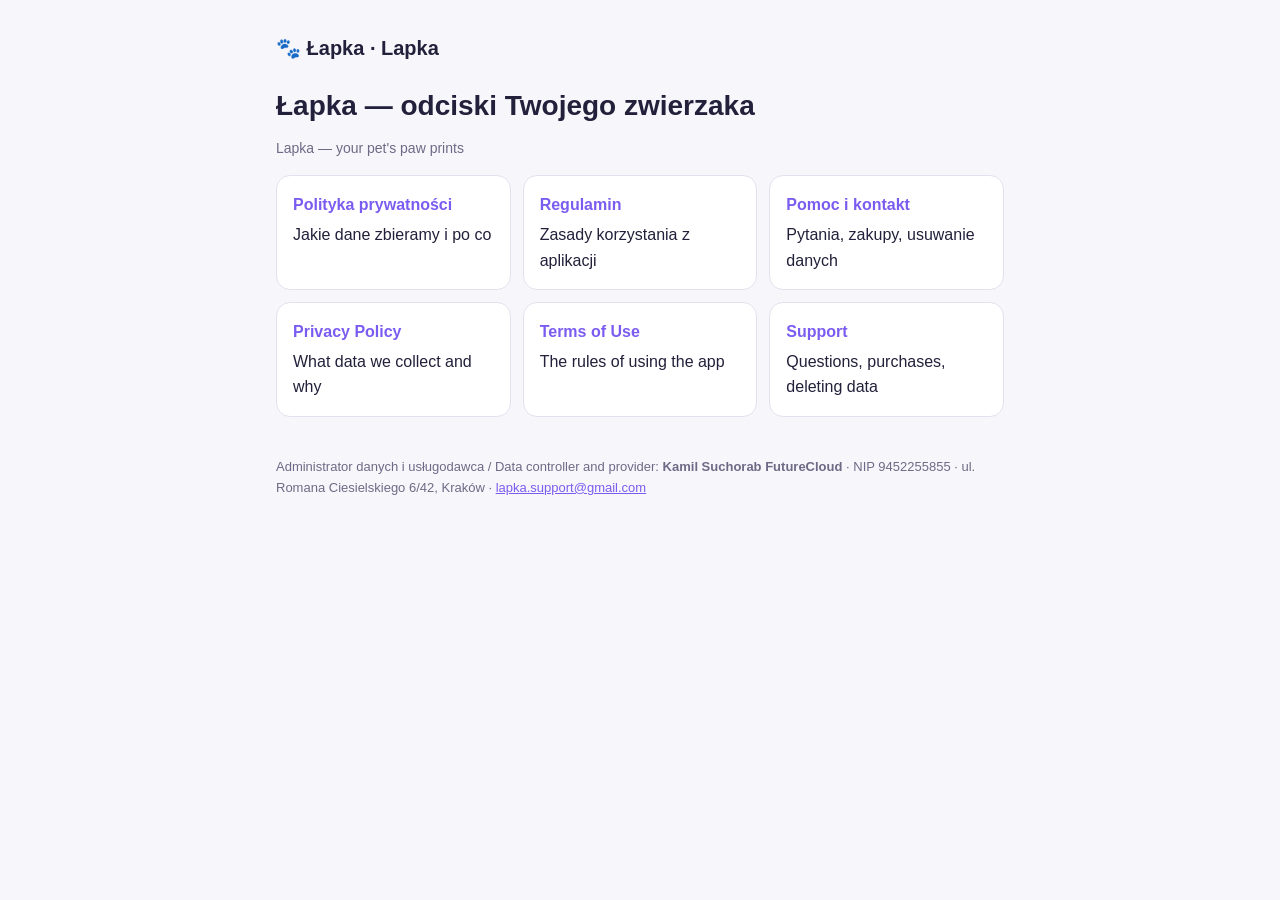
<file: index.html>
<!doctype html>
<html lang="pl">
<head>
  <meta charset="utf-8">
  <meta name="viewport" content="width=device-width, initial-scale=1">
  <title>Łapka · Lapka</title>
  <link rel="stylesheet" href="style.css">
</head>
<body>
<main>
  <header><a class="brand" href="./">🐾 Łapka · Lapka</a></header>
  <h1>Łapka — odciski Twojego zwierzaka</h1>
  <p class="muted">Lapka — your pet's paw prints</p>
  <div class="cards">
    <a href="pl/privacy.html"><strong>Polityka prywatności</strong>Jakie dane zbieramy i po co</a>
    <a href="pl/terms.html"><strong>Regulamin</strong>Zasady korzystania z aplikacji</a>
    <a href="pl/support.html"><strong>Pomoc i kontakt</strong>Pytania, zakupy, usuwanie danych</a>
    <a href="en/privacy.html"><strong>Privacy Policy</strong>What data we collect and why</a>
    <a href="en/terms.html"><strong>Terms of Use</strong>The rules of using the app</a>
    <a href="en/support.html"><strong>Support</strong>Questions, purchases, deleting data</a>
  </div>
  <footer>Administrator danych i usługodawca / Data controller and provider: <strong>Kamil Suchorab FutureCloud</strong> · NIP 9452255855 · ul. Romana Ciesielskiego 6/42, Kraków · <a href="mailto:lapka.support@gmail.com">lapka.support@gmail.com</a></footer>
</main>
</body>
</html>
</file>
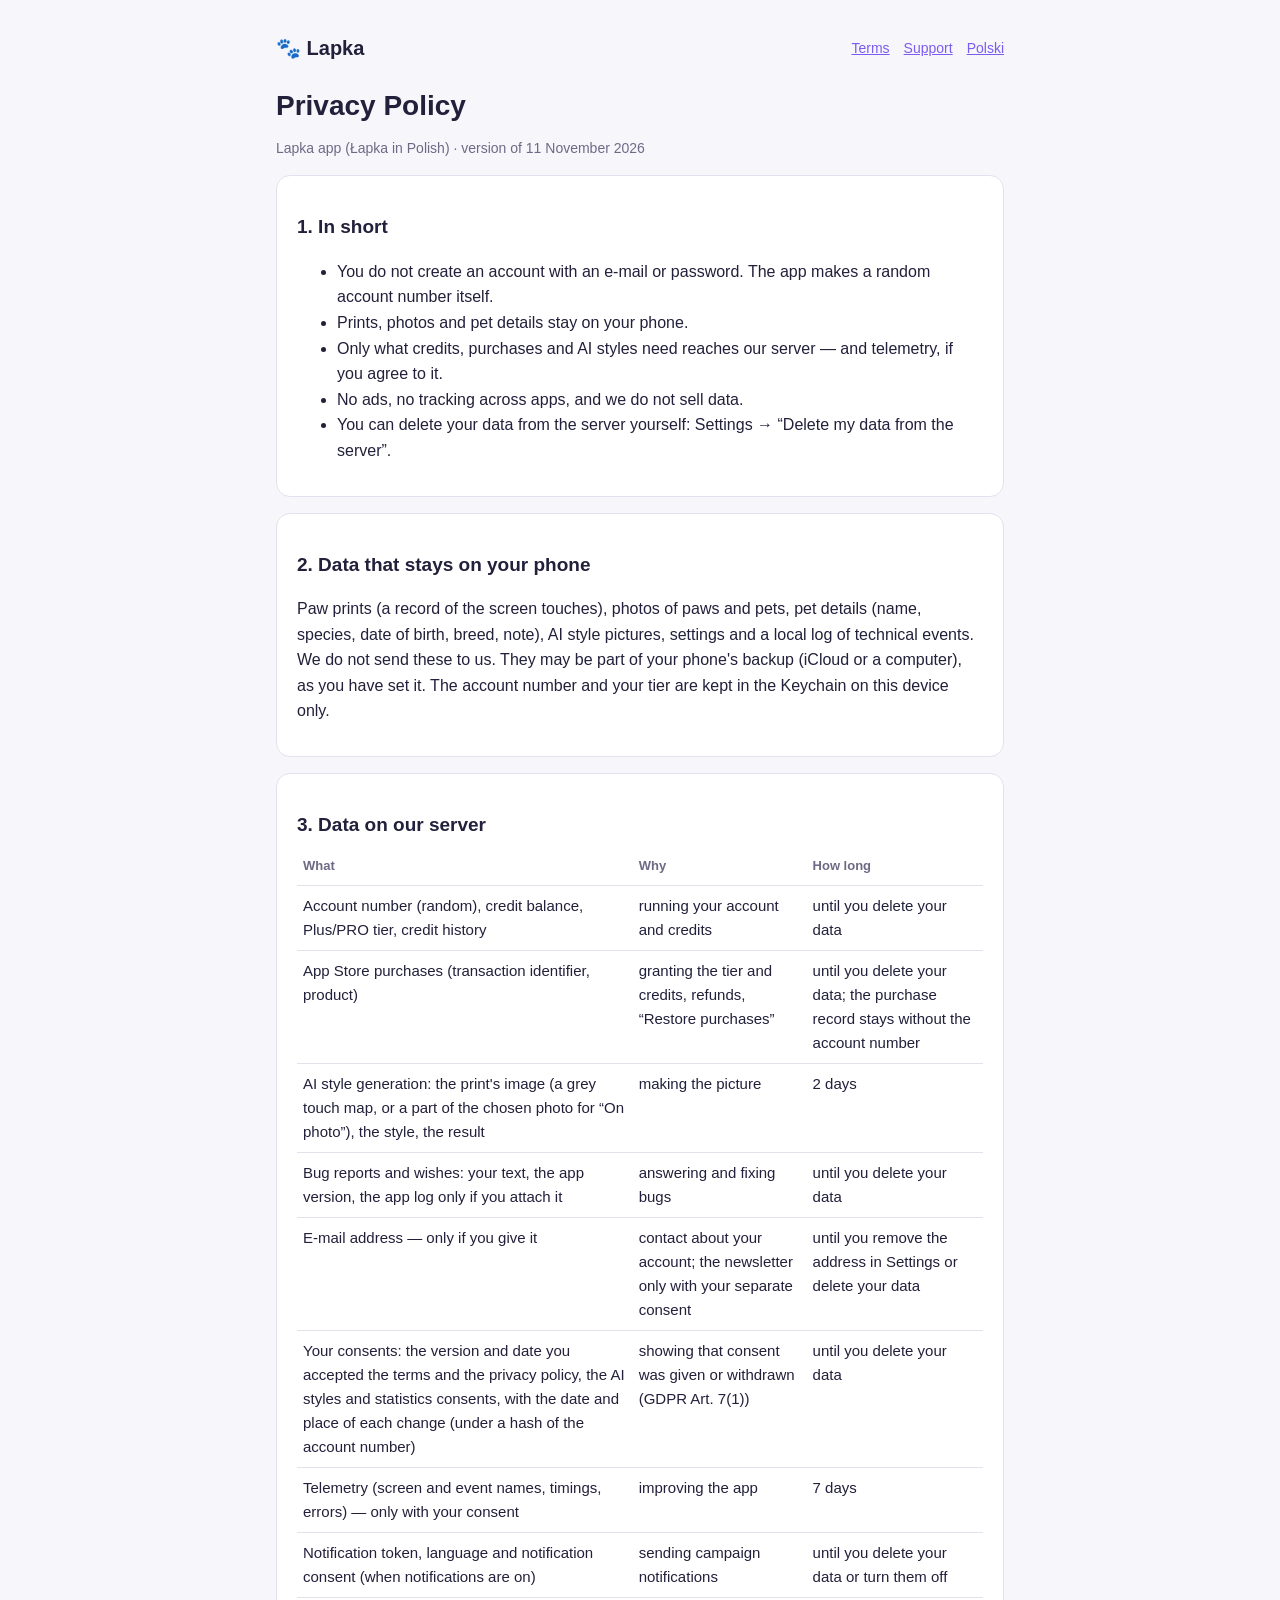
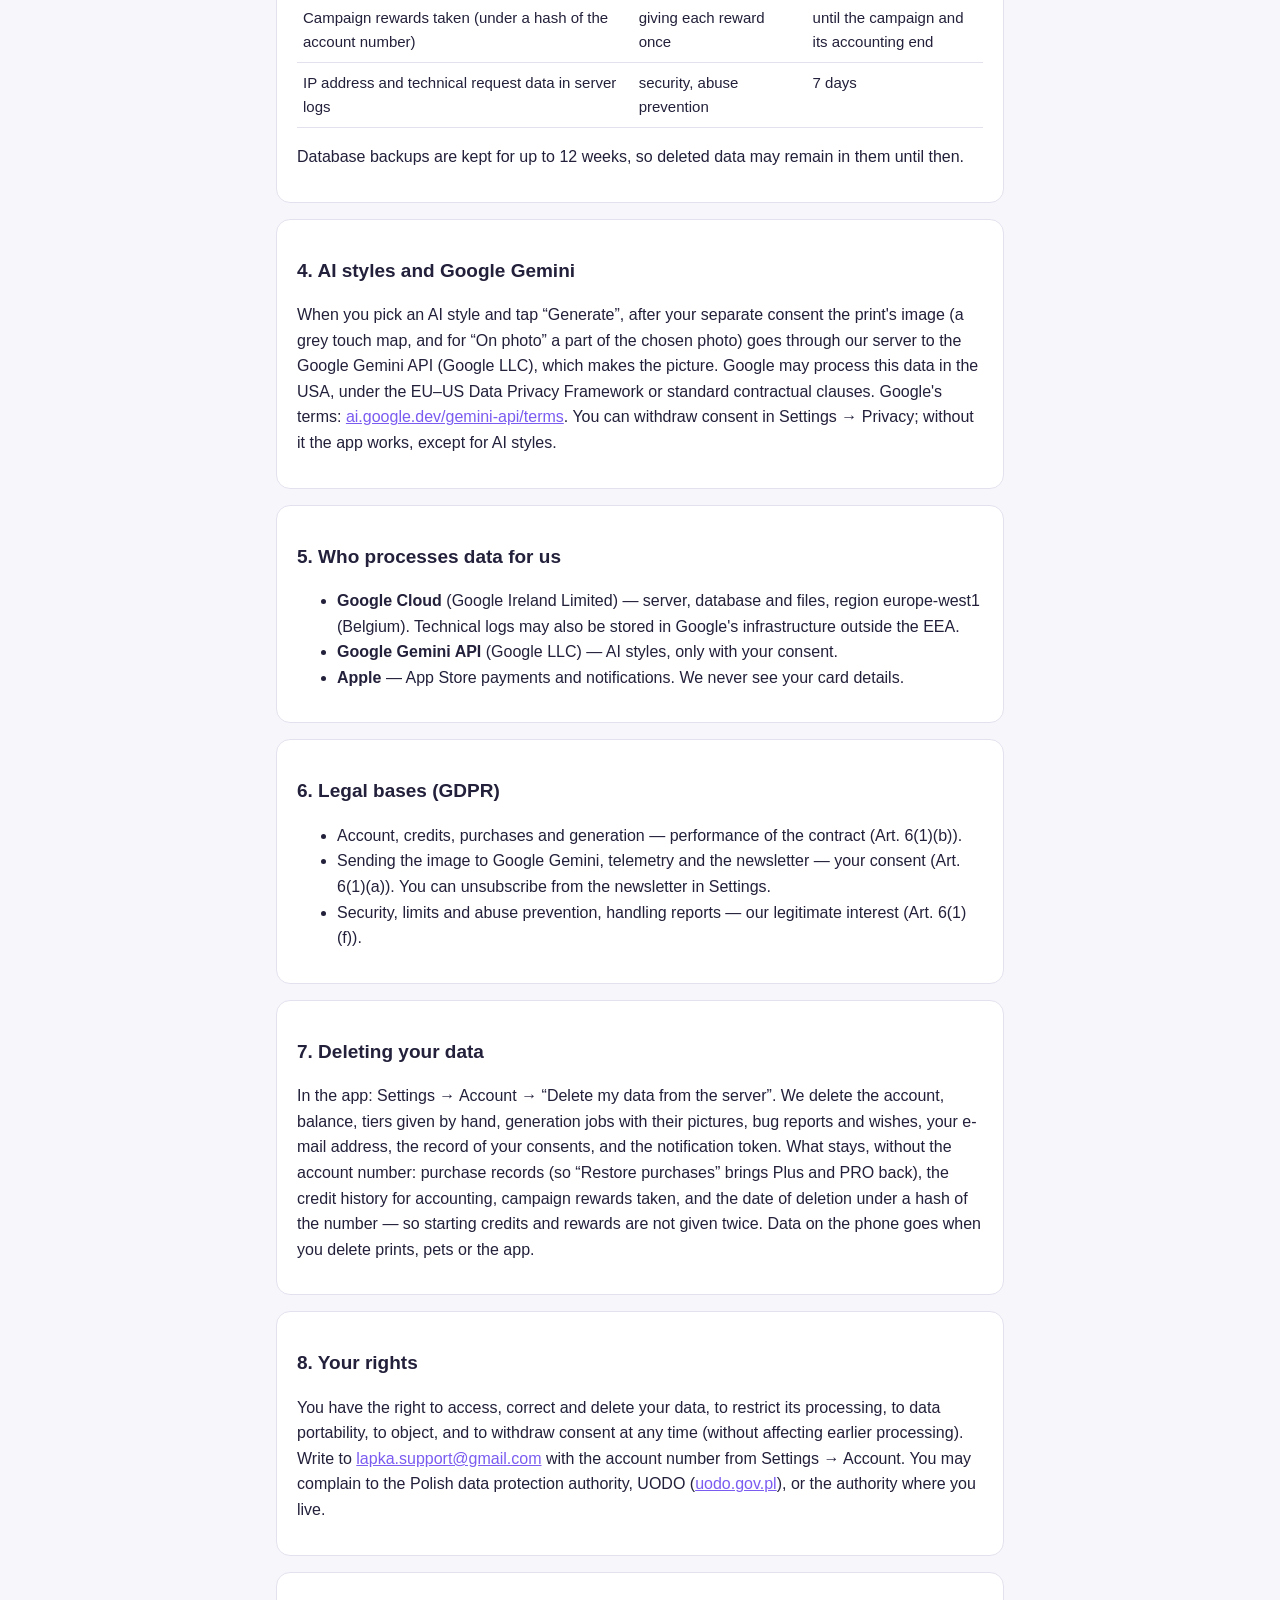
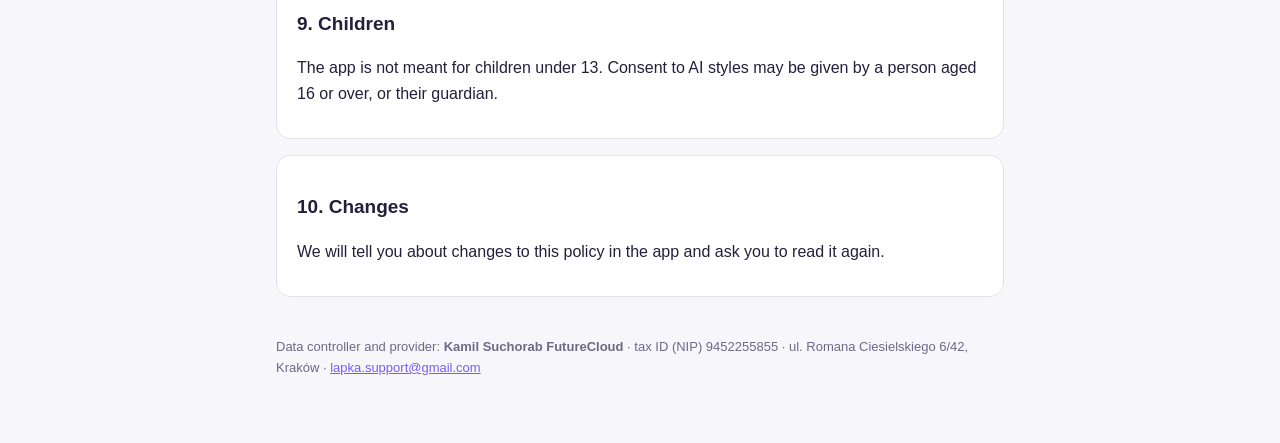
<file: en/privacy.html>
<!doctype html>
<html lang="en">
<head>
  <meta charset="utf-8">
  <meta name="viewport" content="width=device-width, initial-scale=1">
  <title>Privacy Policy · Lapka</title>
  <link rel="stylesheet" href="../style.css">
</head>
<body>
<main>
  <header>
    <a class="brand" href="../">🐾 Lapka</a>
    <nav><a href="terms.html">Terms</a><a href="support.html">Support</a><a href="../pl/privacy.html">Polski</a></nav>
  </header>
  <h1>Privacy Policy</h1>
  <p class="muted">Lapka app (Łapka in Polish) · version of 11 November 2026</p>

  <section>
    <h2>1. In short</h2>
    <ul>
      <li>You do not create an account with an e-mail or password. The app makes a random account number itself.</li>
      <li>Prints, photos and pet details stay on your phone.</li>
      <li>Only what credits, purchases and AI styles need reaches our server — and telemetry, if you agree to it.</li>
      <li>No ads, no tracking across apps, and we do not sell data.</li>
      <li>You can delete your data from the server yourself: Settings → “Delete my data from the server”.</li>
    </ul>
  </section>

  <section>
    <h2>2. Data that stays on your phone</h2>
    <p>Paw prints (a record of the screen touches), photos of paws and pets, pet details (name, species, date of birth, breed, note), AI style pictures, settings and a local log of technical events. We do not send these to us. They may be part of your phone's backup (iCloud or a computer), as you have set it. The account number and your tier are kept in the Keychain on this device only.</p>
  </section>

  <section>
    <h2>3. Data on our server</h2>
    <table>
      <tr><th>What</th><th>Why</th><th>How long</th></tr>
      <tr><td>Account number (random), credit balance, Plus/PRO tier, credit history</td><td>running your account and credits</td><td>until you delete your data</td></tr>
      <tr><td>App Store purchases (transaction identifier, product)</td><td>granting the tier and credits, refunds, “Restore purchases”</td><td>until you delete your data; the purchase record stays without the account number</td></tr>
      <tr><td>AI style generation: the print's image (a grey touch map, or a part of the chosen photo for “On photo”), the style, the result</td><td>making the picture</td><td>2 days</td></tr>
      <tr><td>Bug reports and wishes: your text, the app version, the app log only if you attach it</td><td>answering and fixing bugs</td><td>until you delete your data</td></tr>
      <tr><td>E-mail address — only if you give it</td><td>contact about your account; the newsletter only with your separate consent</td><td>until you remove the address in Settings or delete your data</td></tr>
      <tr><td>Your consents: the version and date you accepted the terms and the privacy policy, the AI styles and statistics consents, with the date and place of each change (under a hash of the account number)</td><td>showing that consent was given or withdrawn (GDPR Art. 7(1))</td><td>until you delete your data</td></tr>
      <tr><td>Telemetry (screen and event names, timings, errors) — only with your consent</td><td>improving the app</td><td>7 days</td></tr>
      <tr><td>Notification token, language and notification consent (when notifications are on)</td><td>sending campaign notifications</td><td>until you delete your data or turn them off</td></tr>
      <tr><td>Campaign rewards taken (under a hash of the account number)</td><td>giving each reward once</td><td>until the campaign and its accounting end</td></tr>
      <tr><td>IP address and technical request data in server logs</td><td>security, abuse prevention</td><td>7 days</td></tr>
    </table>
    <p>Database backups are kept for up to 12 weeks, so deleted data may remain in them until then.</p>
  </section>

  <section>
    <h2>4. AI styles and Google Gemini</h2>
    <p>When you pick an AI style and tap “Generate”, after your separate consent the print's image (a grey touch map, and for “On photo” a part of the chosen photo) goes through our server to the Google Gemini API (Google LLC), which makes the picture. Google may process this data in the USA, under the EU–US Data Privacy Framework or standard contractual clauses. Google's terms: <a href="https://ai.google.dev/gemini-api/terms">ai.google.dev/gemini-api/terms</a>. You can withdraw consent in Settings → Privacy; without it the app works, except for AI styles.</p>
  </section>

  <section>
    <h2>5. Who processes data for us</h2>
    <ul>
      <li><strong>Google Cloud</strong> (Google Ireland Limited) — server, database and files, region europe-west1 (Belgium). Technical logs may also be stored in Google's infrastructure outside the EEA.</li>
      <li><strong>Google Gemini API</strong> (Google LLC) — AI styles, only with your consent.</li>
      <li><strong>Apple</strong> — App Store payments and notifications. We never see your card details.</li>
    </ul>
  </section>

  <section>
    <h2>6. Legal bases (GDPR)</h2>
    <ul>
      <li>Account, credits, purchases and generation — performance of the contract (Art. 6(1)(b)).</li>
      <li>Sending the image to Google Gemini, telemetry and the newsletter — your consent (Art. 6(1)(a)). You can unsubscribe from the newsletter in Settings.</li>
      <li>Security, limits and abuse prevention, handling reports — our legitimate interest (Art. 6(1)(f)).</li>
    </ul>
  </section>

  <section>
    <h2>7. Deleting your data</h2>
    <p>In the app: Settings → Account → “Delete my data from the server”. We delete the account, balance, tiers given by hand, generation jobs with their pictures, bug reports and wishes, your e-mail address, the record of your consents, and the notification token. What stays, without the account number: purchase records (so “Restore purchases” brings Plus and PRO back), the credit history for accounting, campaign rewards taken, and the date of deletion under a hash of the number — so starting credits and rewards are not given twice. Data on the phone goes when you delete prints, pets or the app.</p>
  </section>

  <section>
    <h2>8. Your rights</h2>
    <p>You have the right to access, correct and delete your data, to restrict its processing, to data portability, to object, and to withdraw consent at any time (without affecting earlier processing). Write to <a href="mailto:lapka.support@gmail.com">lapka.support@gmail.com</a> with the account number from Settings → Account. You may complain to the Polish data protection authority, UODO (<a href="https://uodo.gov.pl">uodo.gov.pl</a>), or the authority where you live.</p>
  </section>

  <section>
    <h2>9. Children</h2>
    <p>The app is not meant for children under 13. Consent to AI styles may be given by a person aged 16 or over, or their guardian.</p>
  </section>

  <section>
    <h2>10. Changes</h2>
    <p>We will tell you about changes to this policy in the app and ask you to read it again.</p>
  </section>
  <footer>Data controller and provider: <strong>Kamil Suchorab FutureCloud</strong> · tax ID (NIP) 9452255855 · ul. Romana Ciesielskiego 6/42, Kraków · <a href="mailto:lapka.support@gmail.com">lapka.support@gmail.com</a></footer>
</main>
</body>
</html>
</file>
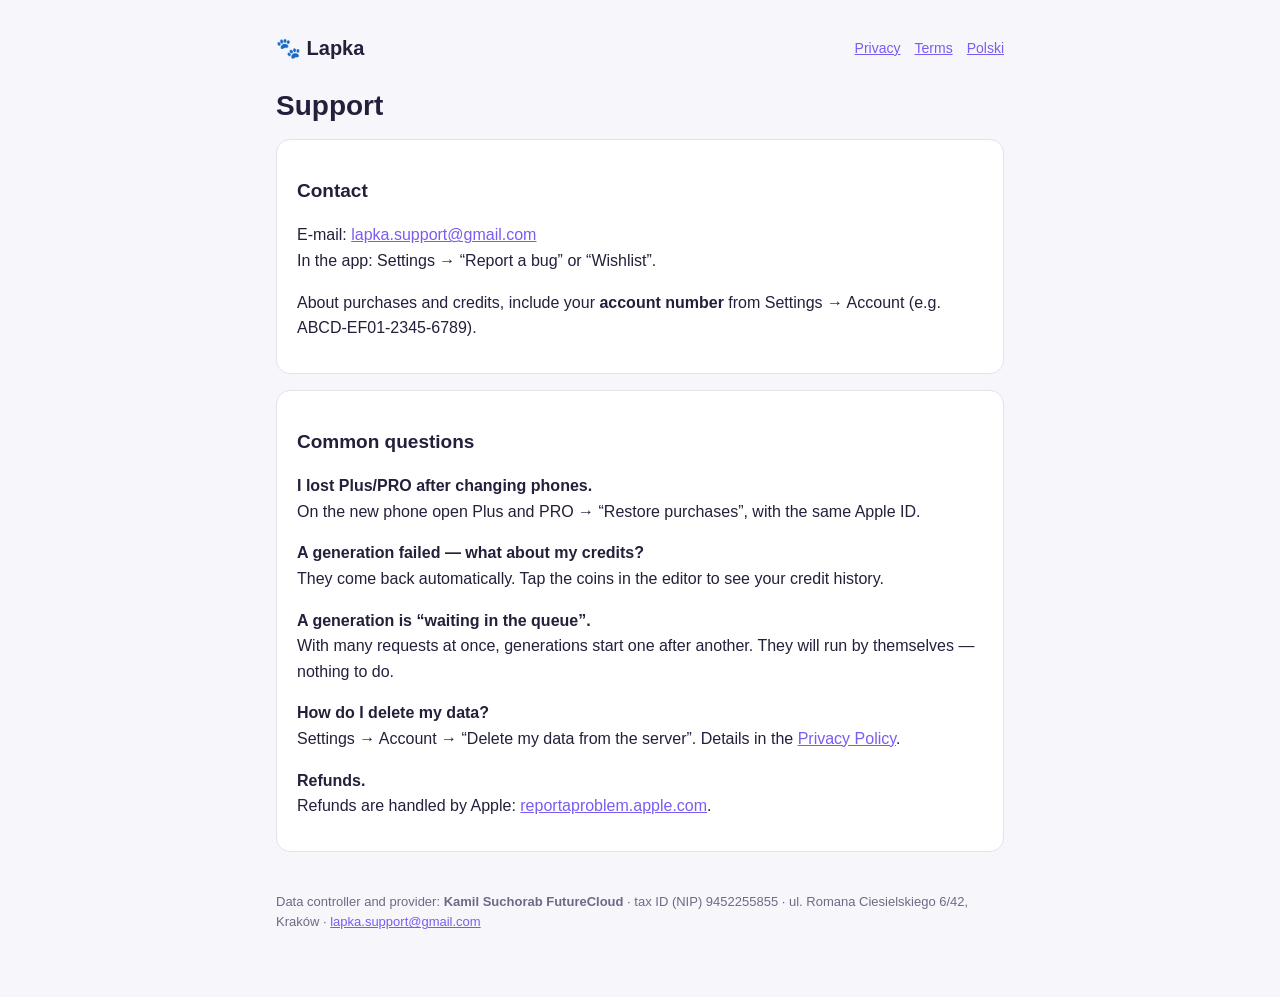
<file: en/support.html>
<!doctype html>
<html lang="en">
<head>
  <meta charset="utf-8">
  <meta name="viewport" content="width=device-width, initial-scale=1">
  <title>Support · Lapka</title>
  <link rel="stylesheet" href="../style.css">
</head>
<body>
<main>
  <header>
    <a class="brand" href="../">🐾 Lapka</a>
    <nav><a href="privacy.html">Privacy</a><a href="terms.html">Terms</a><a href="../pl/support.html">Polski</a></nav>
  </header>
  <h1>Support</h1>

  <section>
    <h2>Contact</h2>
    <p>E-mail: <a href="mailto:lapka.support@gmail.com">lapka.support@gmail.com</a><br>
    In the app: Settings → “Report a bug” or “Wishlist”.</p>
    <p>About purchases and credits, include your <strong>account number</strong> from Settings → Account (e.g. ABCD-EF01-2345-6789).</p>
  </section>

  <section>
    <h2>Common questions</h2>
    <p><strong>I lost Plus/PRO after changing phones.</strong><br>On the new phone open Plus and PRO → “Restore purchases”, with the same Apple ID.</p>
    <p><strong>A generation failed — what about my credits?</strong><br>They come back automatically. Tap the coins in the editor to see your credit history.</p>
    <p><strong>A generation is “waiting in the queue”.</strong><br>With many requests at once, generations start one after another. They will run by themselves — nothing to do.</p>
    <p><strong>How do I delete my data?</strong><br>Settings → Account → “Delete my data from the server”. Details in the <a href="privacy.html">Privacy Policy</a>.</p>
    <p><strong>Refunds.</strong><br>Refunds are handled by Apple: <a href="https://reportaproblem.apple.com">reportaproblem.apple.com</a>.</p>
  </section>
  <footer>Data controller and provider: <strong>Kamil Suchorab FutureCloud</strong> · tax ID (NIP) 9452255855 · ul. Romana Ciesielskiego 6/42, Kraków · <a href="mailto:lapka.support@gmail.com">lapka.support@gmail.com</a></footer>
</main>
</body>
</html>
</file>
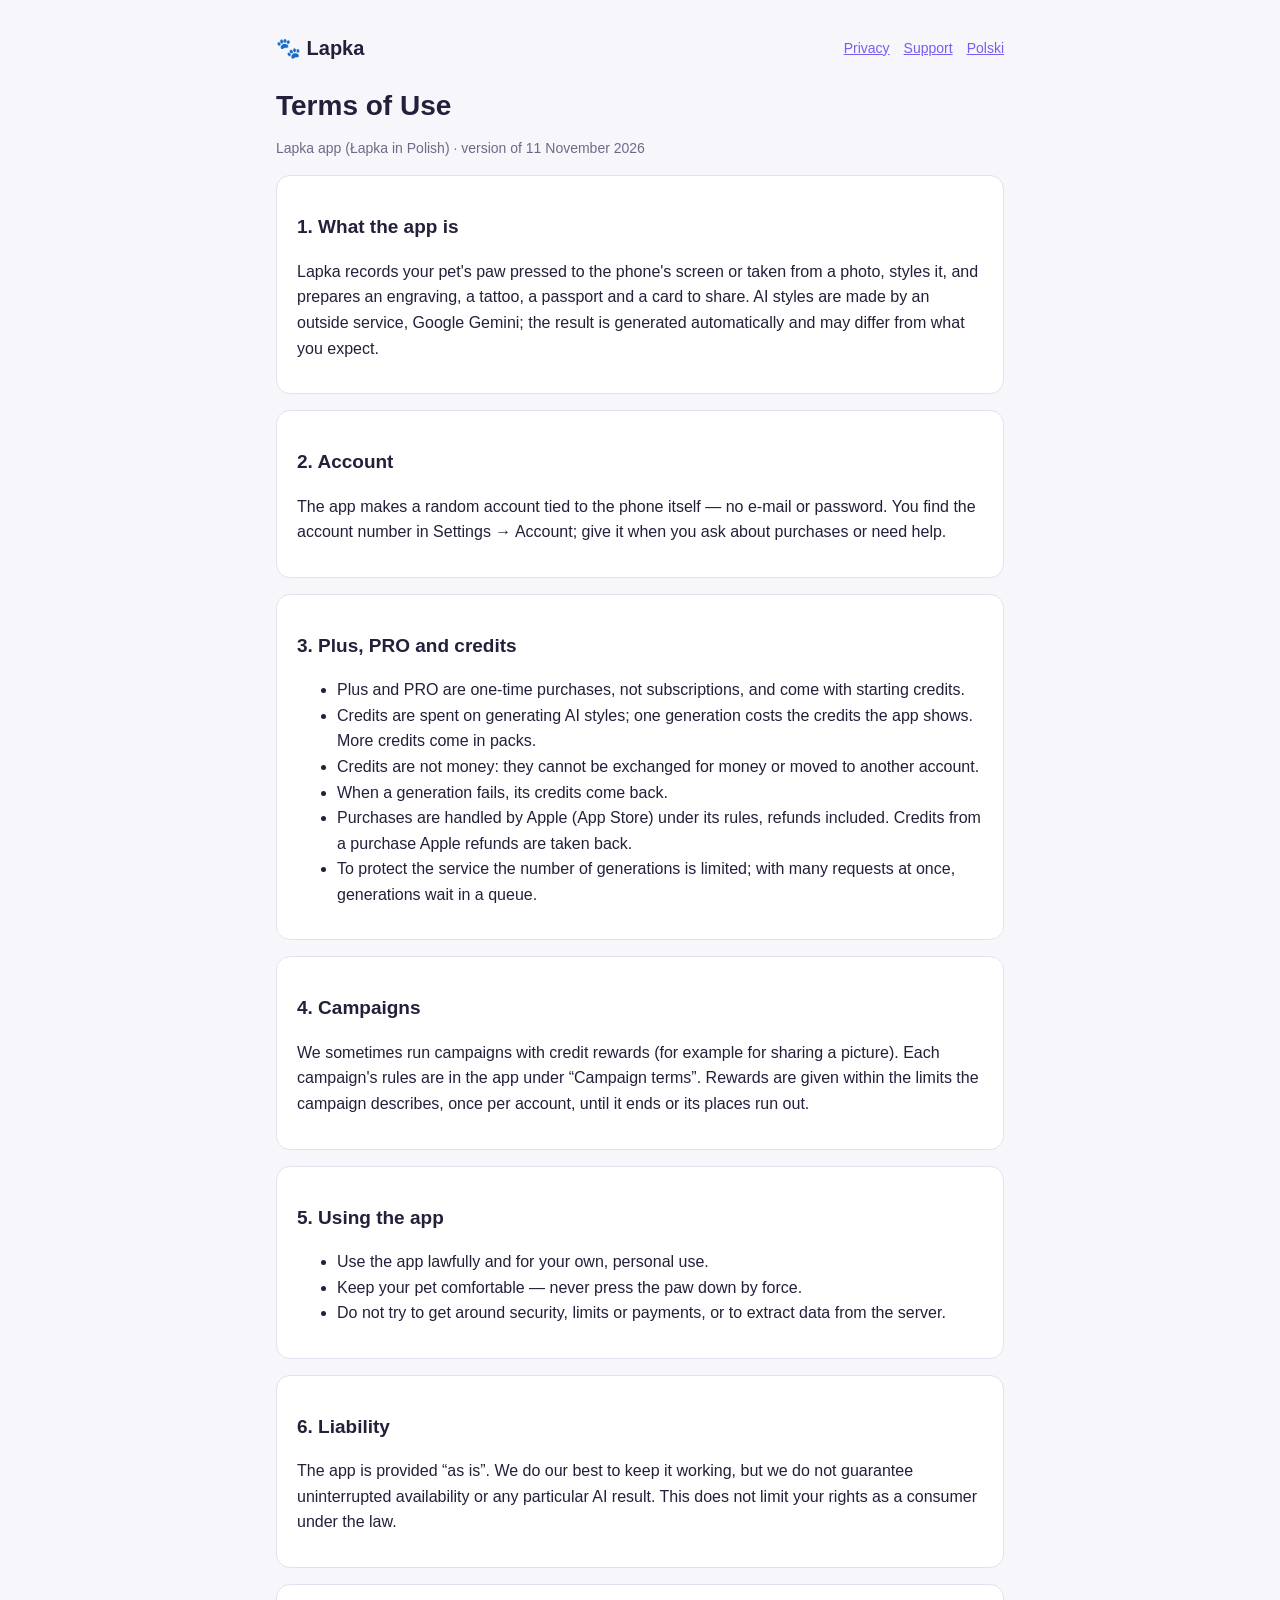
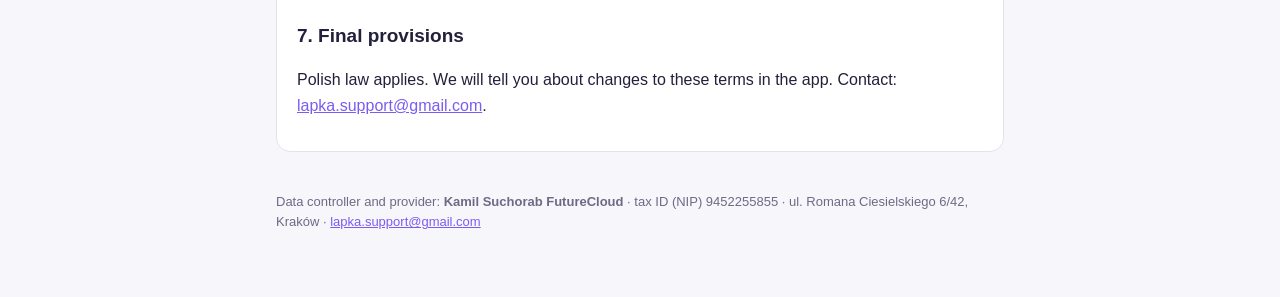
<file: en/terms.html>
<!doctype html>
<html lang="en">
<head>
  <meta charset="utf-8">
  <meta name="viewport" content="width=device-width, initial-scale=1">
  <title>Terms of Use · Lapka</title>
  <link rel="stylesheet" href="../style.css">
</head>
<body>
<main>
  <header>
    <a class="brand" href="../">🐾 Lapka</a>
    <nav><a href="privacy.html">Privacy</a><a href="support.html">Support</a><a href="../pl/terms.html">Polski</a></nav>
  </header>
  <h1>Terms of Use</h1>
  <p class="muted">Lapka app (Łapka in Polish) · version of 11 November 2026</p>

  <section>
    <h2>1. What the app is</h2>
    <p>Lapka records your pet's paw pressed to the phone's screen or taken from a photo, styles it, and prepares an engraving, a tattoo, a passport and a card to share. AI styles are made by an outside service, Google Gemini; the result is generated automatically and may differ from what you expect.</p>
  </section>

  <section>
    <h2>2. Account</h2>
    <p>The app makes a random account tied to the phone itself — no e-mail or password. You find the account number in Settings → Account; give it when you ask about purchases or need help.</p>
  </section>

  <section>
    <h2>3. Plus, PRO and credits</h2>
    <ul>
      <li>Plus and PRO are one-time purchases, not subscriptions, and come with starting credits.</li>
      <li>Credits are spent on generating AI styles; one generation costs the credits the app shows. More credits come in packs.</li>
      <li>Credits are not money: they cannot be exchanged for money or moved to another account.</li>
      <li>When a generation fails, its credits come back.</li>
      <li>Purchases are handled by Apple (App Store) under its rules, refunds included. Credits from a purchase Apple refunds are taken back.</li>
      <li>To protect the service the number of generations is limited; with many requests at once, generations wait in a queue.</li>
    </ul>
  </section>

  <section>
    <h2>4. Campaigns</h2>
    <p>We sometimes run campaigns with credit rewards (for example for sharing a picture). Each campaign's rules are in the app under “Campaign terms”. Rewards are given within the limits the campaign describes, once per account, until it ends or its places run out.</p>
  </section>

  <section>
    <h2>5. Using the app</h2>
    <ul>
      <li>Use the app lawfully and for your own, personal use.</li>
      <li>Keep your pet comfortable — never press the paw down by force.</li>
      <li>Do not try to get around security, limits or payments, or to extract data from the server.</li>
    </ul>
  </section>

  <section>
    <h2>6. Liability</h2>
    <p>The app is provided “as is”. We do our best to keep it working, but we do not guarantee uninterrupted availability or any particular AI result. This does not limit your rights as a consumer under the law.</p>
  </section>

  <section>
    <h2>7. Final provisions</h2>
    <p>Polish law applies. We will tell you about changes to these terms in the app. Contact: <a href="mailto:lapka.support@gmail.com">lapka.support@gmail.com</a>.</p>
  </section>
  <footer>Data controller and provider: <strong>Kamil Suchorab FutureCloud</strong> · tax ID (NIP) 9452255855 · ul. Romana Ciesielskiego 6/42, Kraków · <a href="mailto:lapka.support@gmail.com">lapka.support@gmail.com</a></footer>
</main>
</body>
</html>
</file>
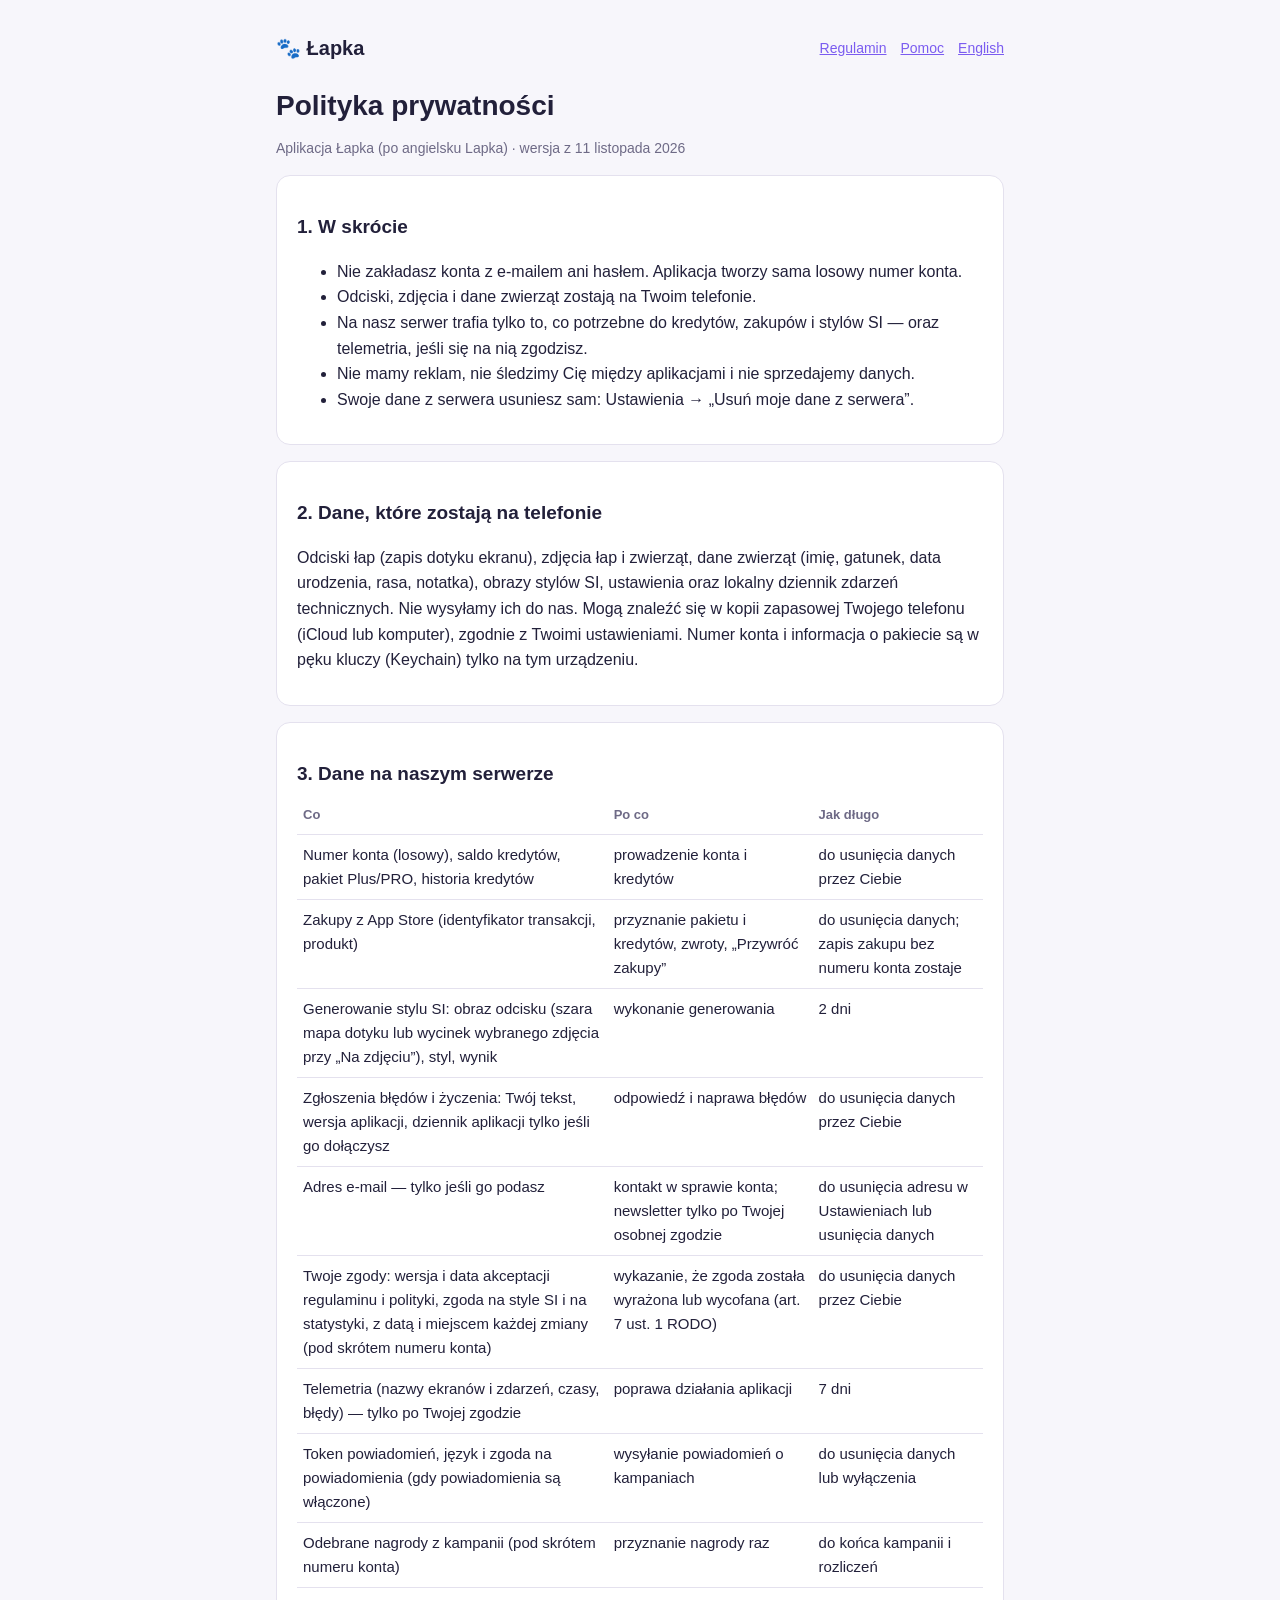
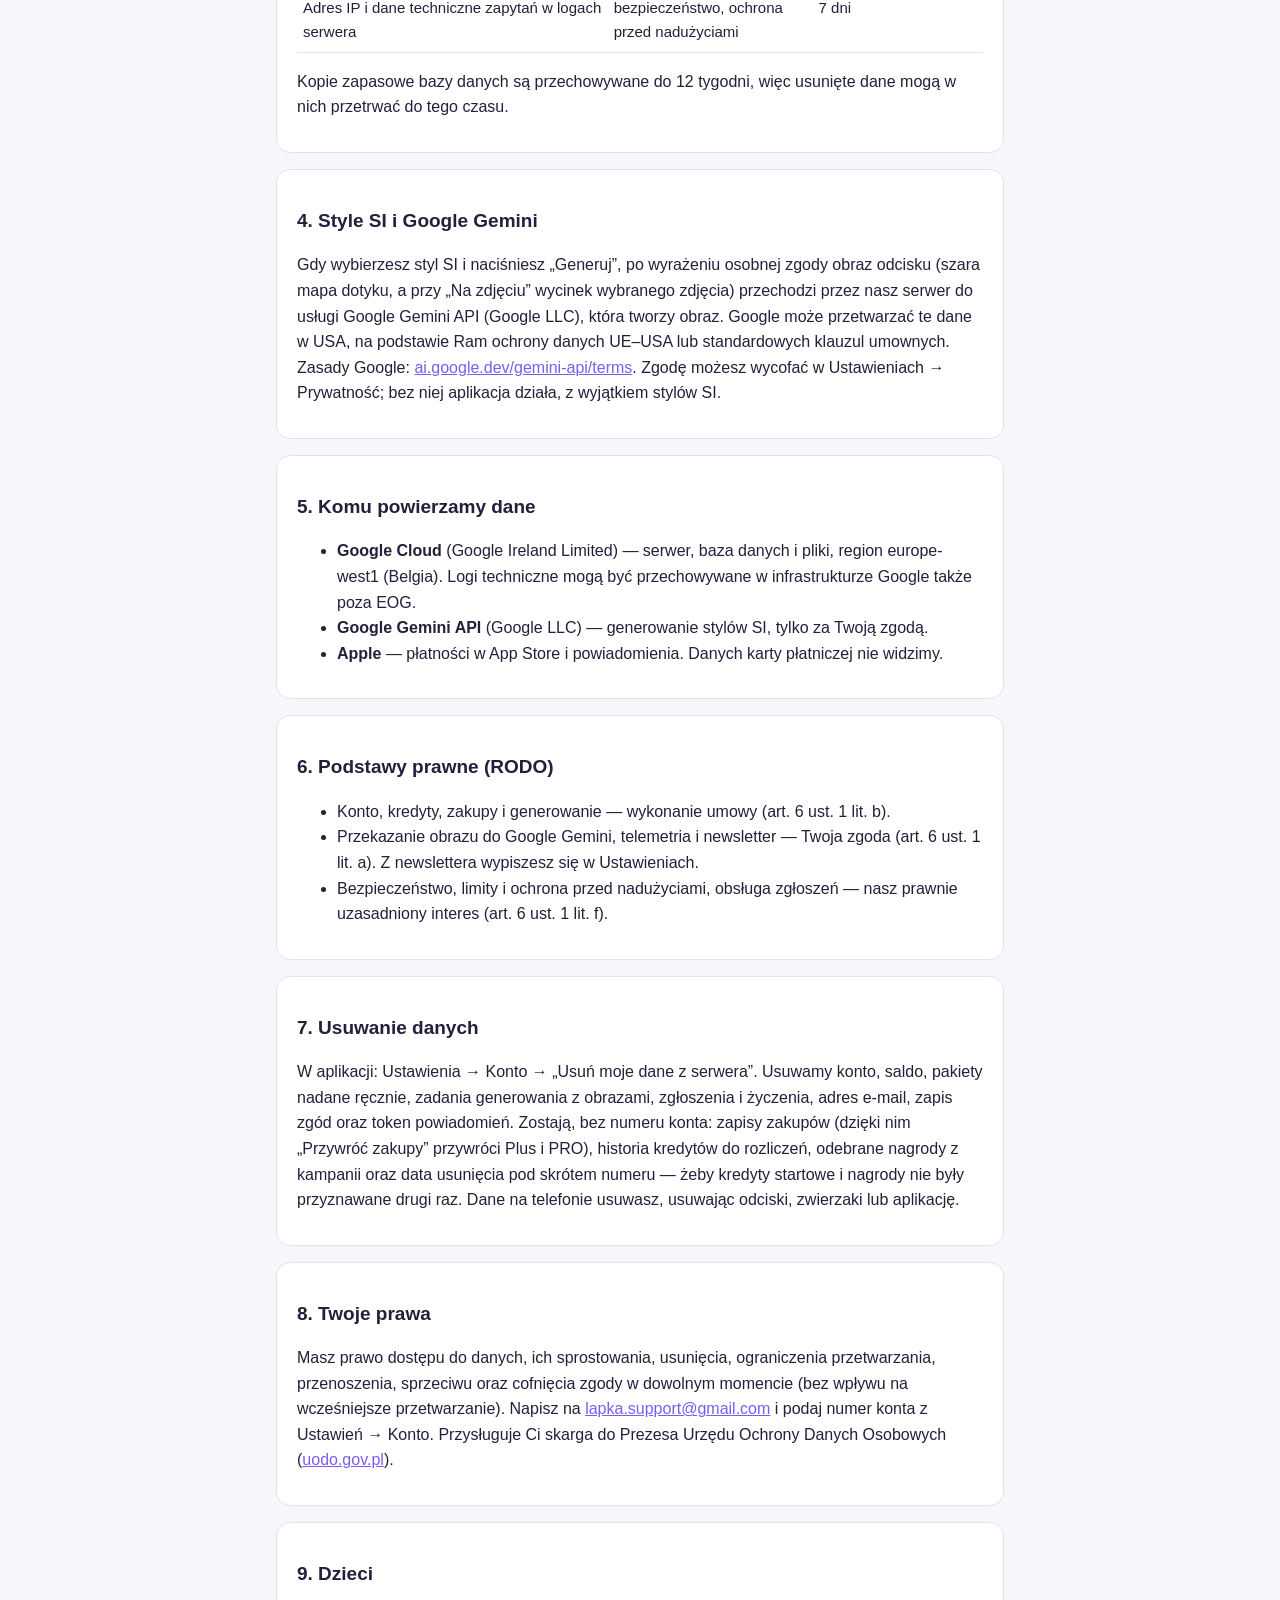
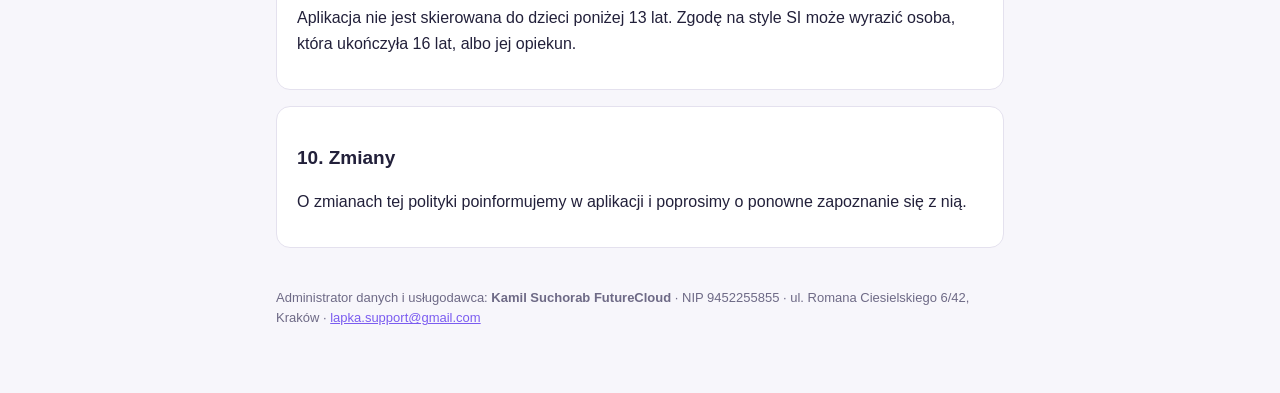
<file: pl/privacy.html>
<!doctype html>
<html lang="pl">
<head>
  <meta charset="utf-8">
  <meta name="viewport" content="width=device-width, initial-scale=1">
  <title>Polityka prywatności · Łapka</title>
  <link rel="stylesheet" href="../style.css">
</head>
<body>
<main>
  <header>
    <a class="brand" href="../">🐾 Łapka</a>
    <nav><a href="terms.html">Regulamin</a><a href="support.html">Pomoc</a><a href="../en/privacy.html">English</a></nav>
  </header>
  <h1>Polityka prywatności</h1>
  <p class="muted">Aplikacja Łapka (po angielsku Lapka) · wersja z 11 listopada 2026</p>

  <section>
    <h2>1. W skrócie</h2>
    <ul>
      <li>Nie zakładasz konta z e-mailem ani hasłem. Aplikacja tworzy sama losowy numer konta.</li>
      <li>Odciski, zdjęcia i dane zwierząt zostają na Twoim telefonie.</li>
      <li>Na nasz serwer trafia tylko to, co potrzebne do kredytów, zakupów i stylów SI — oraz telemetria, jeśli się na nią zgodzisz.</li>
      <li>Nie mamy reklam, nie śledzimy Cię między aplikacjami i nie sprzedajemy danych.</li>
      <li>Swoje dane z serwera usuniesz sam: Ustawienia → „Usuń moje dane z serwera”.</li>
    </ul>
  </section>

  <section>
    <h2>2. Dane, które zostają na telefonie</h2>
    <p>Odciski łap (zapis dotyku ekranu), zdjęcia łap i zwierząt, dane zwierząt (imię, gatunek, data urodzenia, rasa, notatka), obrazy stylów SI, ustawienia oraz lokalny dziennik zdarzeń technicznych. Nie wysyłamy ich do nas. Mogą znaleźć się w kopii zapasowej Twojego telefonu (iCloud lub komputer), zgodnie z Twoimi ustawieniami. Numer konta i informacja o pakiecie są w pęku kluczy (Keychain) tylko na tym urządzeniu.</p>
  </section>

  <section>
    <h2>3. Dane na naszym serwerze</h2>
    <table>
      <tr><th>Co</th><th>Po co</th><th>Jak długo</th></tr>
      <tr><td>Numer konta (losowy), saldo kredytów, pakiet Plus/PRO, historia kredytów</td><td>prowadzenie konta i kredytów</td><td>do usunięcia danych przez Ciebie</td></tr>
      <tr><td>Zakupy z App Store (identyfikator transakcji, produkt)</td><td>przyznanie pakietu i kredytów, zwroty, „Przywróć zakupy”</td><td>do usunięcia danych; zapis zakupu bez numeru konta zostaje</td></tr>
      <tr><td>Generowanie stylu SI: obraz odcisku (szara mapa dotyku lub wycinek wybranego zdjęcia przy „Na zdjęciu”), styl, wynik</td><td>wykonanie generowania</td><td>2 dni</td></tr>
      <tr><td>Zgłoszenia błędów i życzenia: Twój tekst, wersja aplikacji, dziennik aplikacji tylko jeśli go dołączysz</td><td>odpowiedź i naprawa błędów</td><td>do usunięcia danych przez Ciebie</td></tr>
      <tr><td>Adres e-mail — tylko jeśli go podasz</td><td>kontakt w sprawie konta; newsletter tylko po Twojej osobnej zgodzie</td><td>do usunięcia adresu w Ustawieniach lub usunięcia danych</td></tr>
      <tr><td>Twoje zgody: wersja i data akceptacji regulaminu i polityki, zgoda na style SI i na statystyki, z datą i miejscem każdej zmiany (pod skrótem numeru konta)</td><td>wykazanie, że zgoda została wyrażona lub wycofana (art. 7 ust. 1 RODO)</td><td>do usunięcia danych przez Ciebie</td></tr>
      <tr><td>Telemetria (nazwy ekranów i zdarzeń, czasy, błędy) — tylko po Twojej zgodzie</td><td>poprawa działania aplikacji</td><td>7 dni</td></tr>
      <tr><td>Token powiadomień, język i zgoda na powiadomienia (gdy powiadomienia są włączone)</td><td>wysyłanie powiadomień o kampaniach</td><td>do usunięcia danych lub wyłączenia</td></tr>
      <tr><td>Odebrane nagrody z kampanii (pod skrótem numeru konta)</td><td>przyznanie nagrody raz</td><td>do końca kampanii i rozliczeń</td></tr>
      <tr><td>Adres IP i dane techniczne zapytań w logach serwera</td><td>bezpieczeństwo, ochrona przed nadużyciami</td><td>7 dni</td></tr>
    </table>
    <p>Kopie zapasowe bazy danych są przechowywane do 12 tygodni, więc usunięte dane mogą w nich przetrwać do tego czasu.</p>
  </section>

  <section>
    <h2>4. Style SI i Google Gemini</h2>
    <p>Gdy wybierzesz styl SI i naciśniesz „Generuj”, po wyrażeniu osobnej zgody obraz odcisku (szara mapa dotyku, a przy „Na zdjęciu” wycinek wybranego zdjęcia) przechodzi przez nasz serwer do usługi Google Gemini API (Google LLC), która tworzy obraz. Google może przetwarzać te dane w USA, na podstawie Ram ochrony danych UE–USA lub standardowych klauzul umownych. Zasady Google: <a href="https://ai.google.dev/gemini-api/terms">ai.google.dev/gemini-api/terms</a>. Zgodę możesz wycofać w Ustawieniach → Prywatność; bez niej aplikacja działa, z wyjątkiem stylów SI.</p>
  </section>

  <section>
    <h2>5. Komu powierzamy dane</h2>
    <ul>
      <li><strong>Google Cloud</strong> (Google Ireland Limited) — serwer, baza danych i pliki, region europe-west1 (Belgia). Logi techniczne mogą być przechowywane w infrastrukturze Google także poza EOG.</li>
      <li><strong>Google Gemini API</strong> (Google LLC) — generowanie stylów SI, tylko za Twoją zgodą.</li>
      <li><strong>Apple</strong> — płatności w App Store i powiadomienia. Danych karty płatniczej nie widzimy.</li>
    </ul>
  </section>

  <section>
    <h2>6. Podstawy prawne (RODO)</h2>
    <ul>
      <li>Konto, kredyty, zakupy i generowanie — wykonanie umowy (art. 6 ust. 1 lit. b).</li>
      <li>Przekazanie obrazu do Google Gemini, telemetria i newsletter — Twoja zgoda (art. 6 ust. 1 lit. a). Z newslettera wypiszesz się w Ustawieniach.</li>
      <li>Bezpieczeństwo, limity i ochrona przed nadużyciami, obsługa zgłoszeń — nasz prawnie uzasadniony interes (art. 6 ust. 1 lit. f).</li>
    </ul>
  </section>

  <section>
    <h2>7. Usuwanie danych</h2>
    <p>W aplikacji: Ustawienia → Konto → „Usuń moje dane z serwera”. Usuwamy konto, saldo, pakiety nadane ręcznie, zadania generowania z obrazami, zgłoszenia i życzenia, adres e-mail, zapis zgód oraz token powiadomień. Zostają, bez numeru konta: zapisy zakupów (dzięki nim „Przywróć zakupy” przywróci Plus i PRO), historia kredytów do rozliczeń, odebrane nagrody z kampanii oraz data usunięcia pod skrótem numeru — żeby kredyty startowe i nagrody nie były przyznawane drugi raz. Dane na telefonie usuwasz, usuwając odciski, zwierzaki lub aplikację.</p>
  </section>

  <section>
    <h2>8. Twoje prawa</h2>
    <p>Masz prawo dostępu do danych, ich sprostowania, usunięcia, ograniczenia przetwarzania, przenoszenia, sprzeciwu oraz cofnięcia zgody w dowolnym momencie (bez wpływu na wcześniejsze przetwarzanie). Napisz na <a href="mailto:lapka.support@gmail.com">lapka.support@gmail.com</a> i podaj numer konta z Ustawień → Konto. Przysługuje Ci skarga do Prezesa Urzędu Ochrony Danych Osobowych (<a href="https://uodo.gov.pl">uodo.gov.pl</a>).</p>
  </section>

  <section>
    <h2>9. Dzieci</h2>
    <p>Aplikacja nie jest skierowana do dzieci poniżej 13 lat. Zgodę na style SI może wyrazić osoba, która ukończyła 16 lat, albo jej opiekun.</p>
  </section>

  <section>
    <h2>10. Zmiany</h2>
    <p>O zmianach tej polityki poinformujemy w aplikacji i poprosimy o ponowne zapoznanie się z nią.</p>
  </section>
  <footer>Administrator danych i usługodawca: <strong>Kamil Suchorab FutureCloud</strong> · NIP 9452255855 · ul. Romana Ciesielskiego 6/42, Kraków · <a href="mailto:lapka.support@gmail.com">lapka.support@gmail.com</a></footer>
</main>
</body>
</html>
</file>
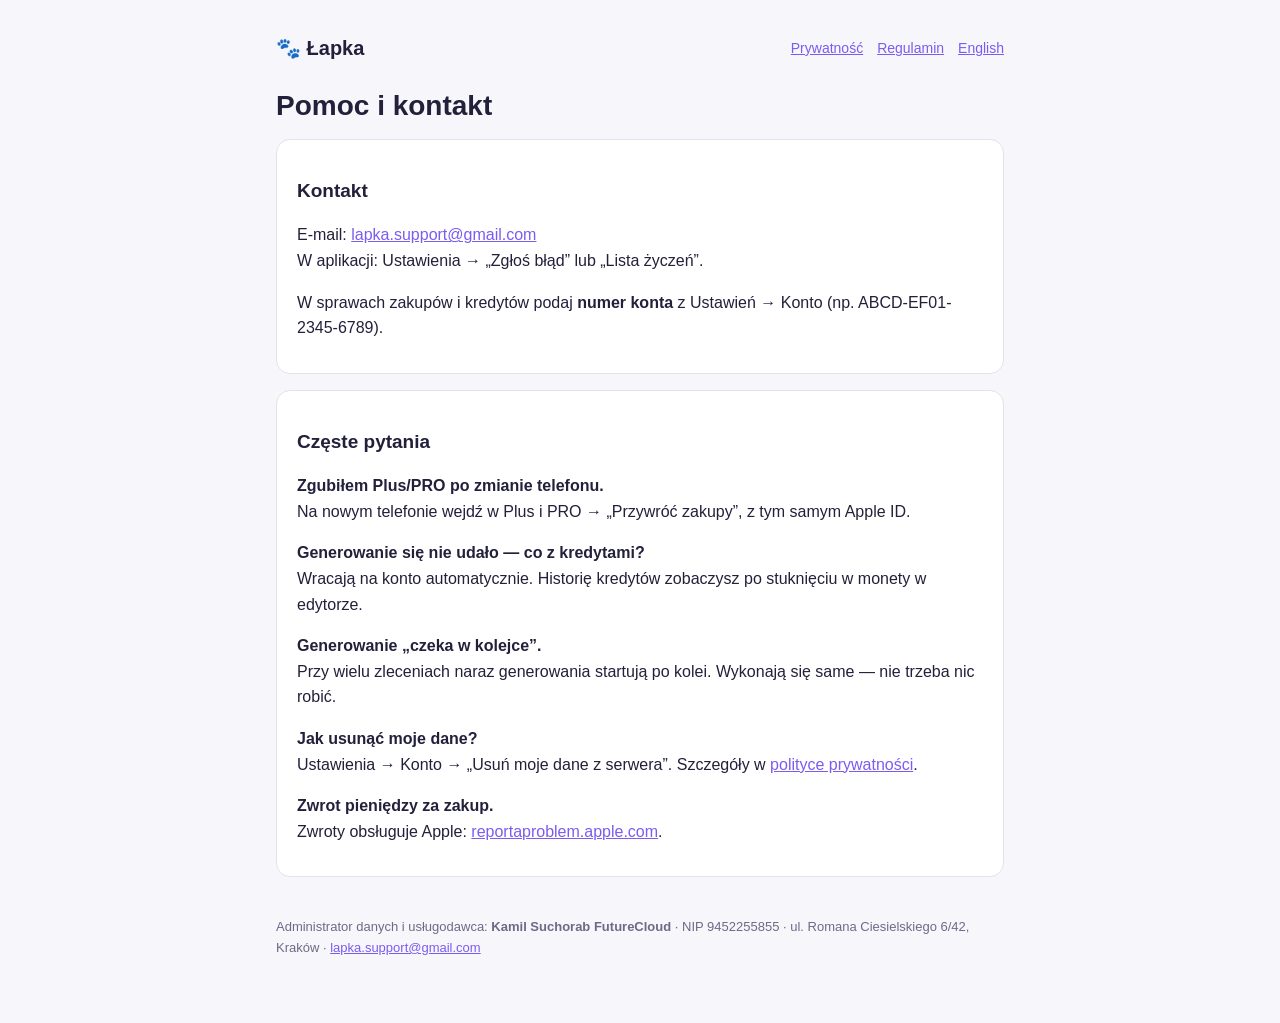
<file: pl/support.html>
<!doctype html>
<html lang="pl">
<head>
  <meta charset="utf-8">
  <meta name="viewport" content="width=device-width, initial-scale=1">
  <title>Pomoc i kontakt · Łapka</title>
  <link rel="stylesheet" href="../style.css">
</head>
<body>
<main>
  <header>
    <a class="brand" href="../">🐾 Łapka</a>
    <nav><a href="privacy.html">Prywatność</a><a href="terms.html">Regulamin</a><a href="../en/support.html">English</a></nav>
  </header>
  <h1>Pomoc i kontakt</h1>

  <section>
    <h2>Kontakt</h2>
    <p>E-mail: <a href="mailto:lapka.support@gmail.com">lapka.support@gmail.com</a><br>
    W aplikacji: Ustawienia → „Zgłoś błąd” lub „Lista życzeń”.</p>
    <p>W sprawach zakupów i kredytów podaj <strong>numer konta</strong> z Ustawień → Konto (np. ABCD-EF01-2345-6789).</p>
  </section>

  <section>
    <h2>Częste pytania</h2>
    <p><strong>Zgubiłem Plus/PRO po zmianie telefonu.</strong><br>Na nowym telefonie wejdź w Plus i PRO → „Przywróć zakupy”, z tym samym Apple ID.</p>
    <p><strong>Generowanie się nie udało — co z kredytami?</strong><br>Wracają na konto automatycznie. Historię kredytów zobaczysz po stuknięciu w monety w edytorze.</p>
    <p><strong>Generowanie „czeka w kolejce”.</strong><br>Przy wielu zleceniach naraz generowania startują po kolei. Wykonają się same — nie trzeba nic robić.</p>
    <p><strong>Jak usunąć moje dane?</strong><br>Ustawienia → Konto → „Usuń moje dane z serwera”. Szczegóły w <a href="privacy.html">polityce prywatności</a>.</p>
    <p><strong>Zwrot pieniędzy za zakup.</strong><br>Zwroty obsługuje Apple: <a href="https://reportaproblem.apple.com">reportaproblem.apple.com</a>.</p>
  </section>
  <footer>Administrator danych i usługodawca: <strong>Kamil Suchorab FutureCloud</strong> · NIP 9452255855 · ul. Romana Ciesielskiego 6/42, Kraków · <a href="mailto:lapka.support@gmail.com">lapka.support@gmail.com</a></footer>
</main>
</body>
</html>
</file>
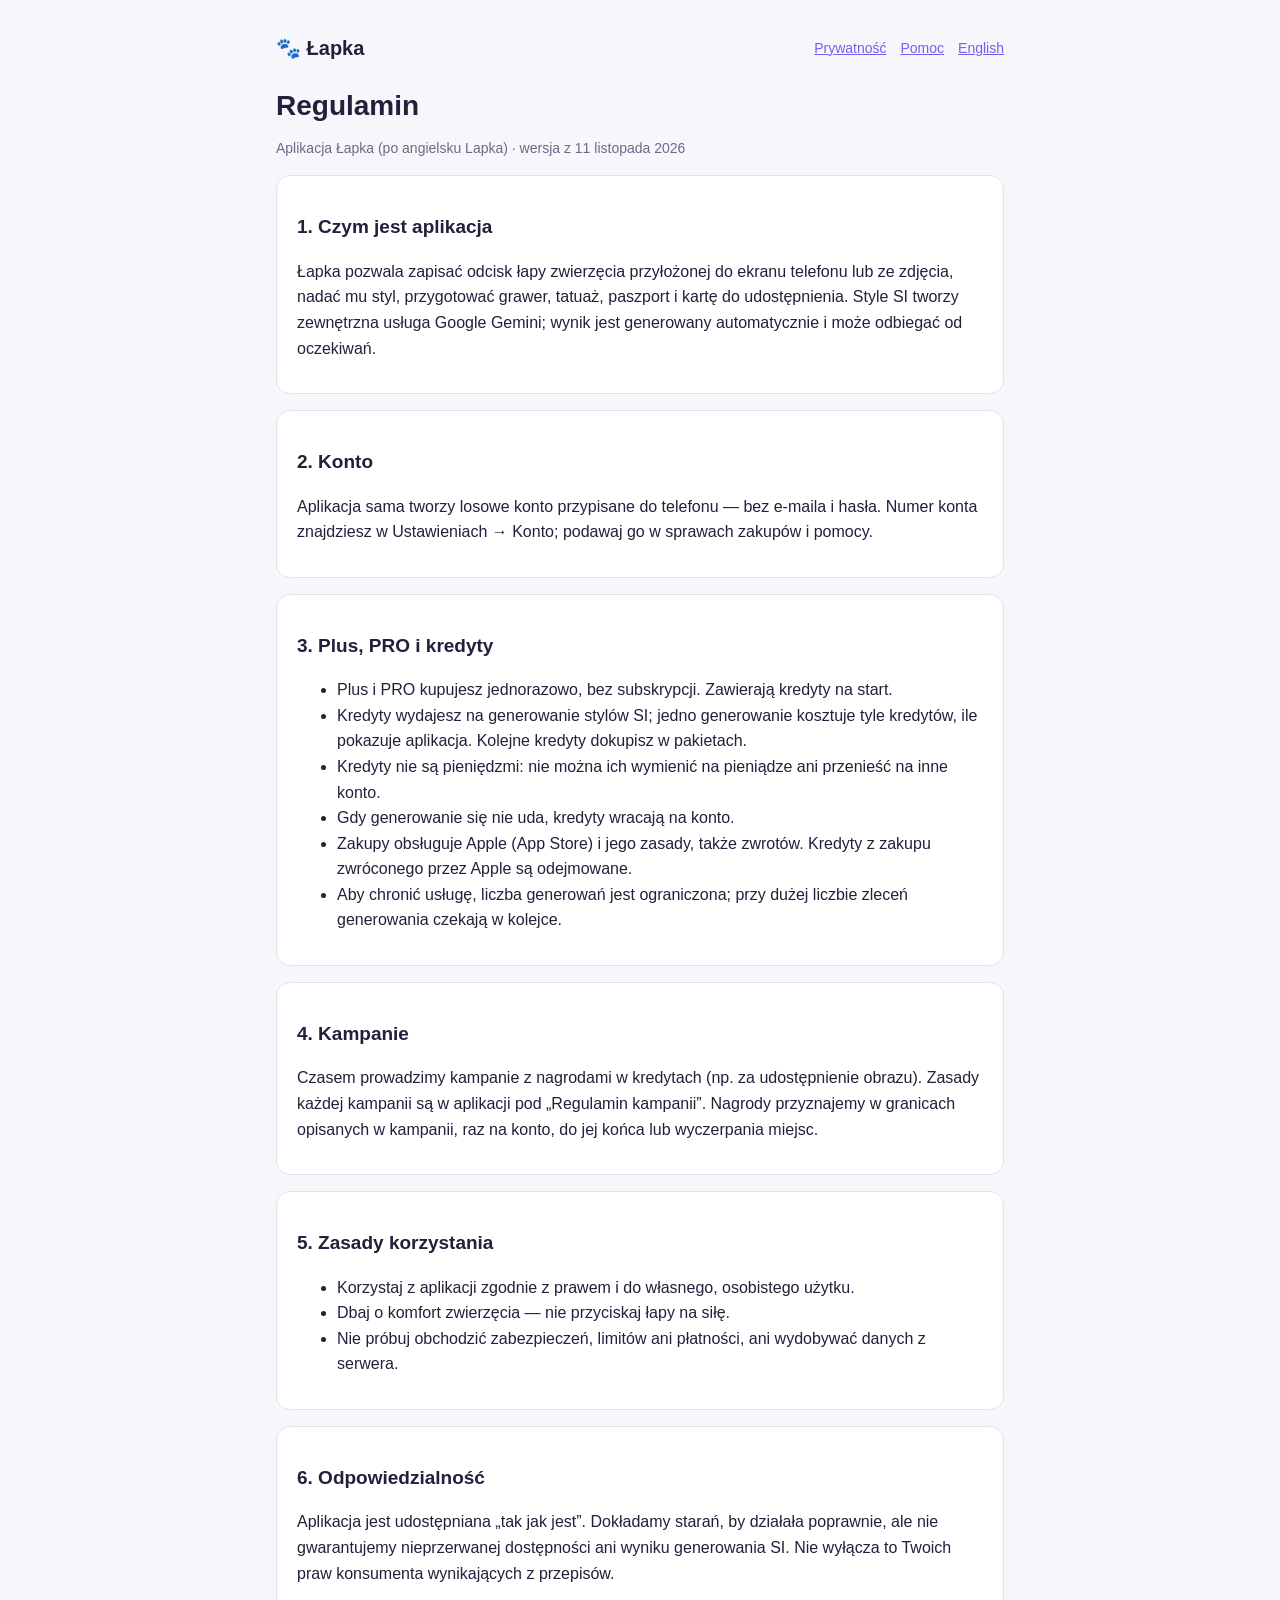
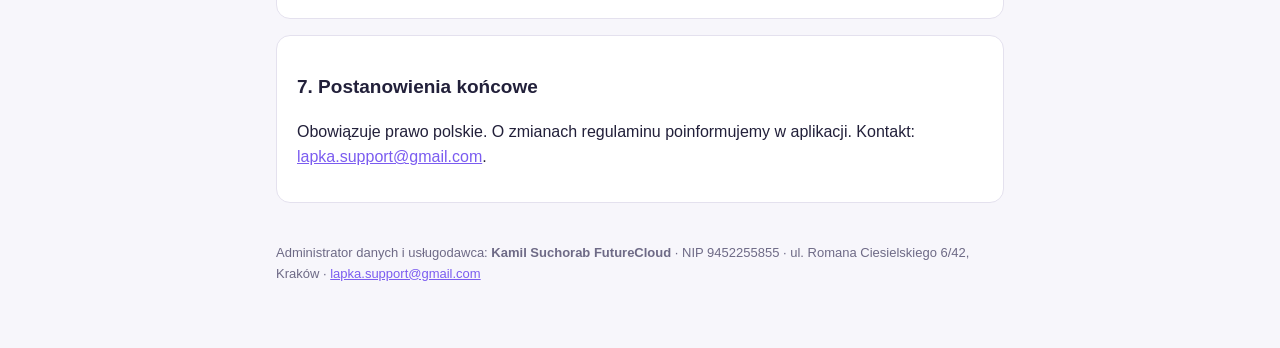
<file: pl/terms.html>
<!doctype html>
<html lang="pl">
<head>
  <meta charset="utf-8">
  <meta name="viewport" content="width=device-width, initial-scale=1">
  <title>Regulamin · Łapka</title>
  <link rel="stylesheet" href="../style.css">
</head>
<body>
<main>
  <header>
    <a class="brand" href="../">🐾 Łapka</a>
    <nav><a href="privacy.html">Prywatność</a><a href="support.html">Pomoc</a><a href="../en/terms.html">English</a></nav>
  </header>
  <h1>Regulamin</h1>
  <p class="muted">Aplikacja Łapka (po angielsku Lapka) · wersja z 11 listopada 2026</p>

  <section>
    <h2>1. Czym jest aplikacja</h2>
    <p>Łapka pozwala zapisać odcisk łapy zwierzęcia przyłożonej do ekranu telefonu lub ze zdjęcia, nadać mu styl, przygotować grawer, tatuaż, paszport i kartę do udostępnienia. Style SI tworzy zewnętrzna usługa Google Gemini; wynik jest generowany automatycznie i może odbiegać od oczekiwań.</p>
  </section>

  <section>
    <h2>2. Konto</h2>
    <p>Aplikacja sama tworzy losowe konto przypisane do telefonu — bez e-maila i hasła. Numer konta znajdziesz w Ustawieniach → Konto; podawaj go w sprawach zakupów i pomocy.</p>
  </section>

  <section>
    <h2>3. Plus, PRO i kredyty</h2>
    <ul>
      <li>Plus i PRO kupujesz jednorazowo, bez subskrypcji. Zawierają kredyty na start.</li>
      <li>Kredyty wydajesz na generowanie stylów SI; jedno generowanie kosztuje tyle kredytów, ile pokazuje aplikacja. Kolejne kredyty dokupisz w pakietach.</li>
      <li>Kredyty nie są pieniędzmi: nie można ich wymienić na pieniądze ani przenieść na inne konto.</li>
      <li>Gdy generowanie się nie uda, kredyty wracają na konto.</li>
      <li>Zakupy obsługuje Apple (App Store) i jego zasady, także zwrotów. Kredyty z zakupu zwróconego przez Apple są odejmowane.</li>
      <li>Aby chronić usługę, liczba generowań jest ograniczona; przy dużej liczbie zleceń generowania czekają w kolejce.</li>
    </ul>
  </section>

  <section>
    <h2>4. Kampanie</h2>
    <p>Czasem prowadzimy kampanie z nagrodami w kredytach (np. za udostępnienie obrazu). Zasady każdej kampanii są w aplikacji pod „Regulamin kampanii”. Nagrody przyznajemy w granicach opisanych w kampanii, raz na konto, do jej końca lub wyczerpania miejsc.</p>
  </section>

  <section>
    <h2>5. Zasady korzystania</h2>
    <ul>
      <li>Korzystaj z aplikacji zgodnie z prawem i do własnego, osobistego użytku.</li>
      <li>Dbaj o komfort zwierzęcia — nie przyciskaj łapy na siłę.</li>
      <li>Nie próbuj obchodzić zabezpieczeń, limitów ani płatności, ani wydobywać danych z serwera.</li>
    </ul>
  </section>

  <section>
    <h2>6. Odpowiedzialność</h2>
    <p>Aplikacja jest udostępniana „tak jak jest”. Dokładamy starań, by działała poprawnie, ale nie gwarantujemy nieprzerwanej dostępności ani wyniku generowania SI. Nie wyłącza to Twoich praw konsumenta wynikających z przepisów.</p>
  </section>

  <section>
    <h2>7. Postanowienia końcowe</h2>
    <p>Obowiązuje prawo polskie. O zmianach regulaminu poinformujemy w aplikacji. Kontakt: <a href="mailto:lapka.support@gmail.com">lapka.support@gmail.com</a>.</p>
  </section>
  <footer>Administrator danych i usługodawca: <strong>Kamil Suchorab FutureCloud</strong> · NIP 9452255855 · ul. Romana Ciesielskiego 6/42, Kraków · <a href="mailto:lapka.support@gmail.com">lapka.support@gmail.com</a></footer>
</main>
</body>
</html>
</file>
<file: style.css>
:root {
  --bg: #f7f6fb;
  --panel: #ffffff;
  --fg: #22203a;
  --muted: #6e6a86;
  --line: #e4e1ee;
  --accent: #7b5cf0;
  --todo: #fff1b8;
  color-scheme: light dark;
}
@media (prefers-color-scheme: dark) {
  :root { --bg: #15141c; --panel: #1f1d29; --fg: #ecebf3; --muted: #a19db5; --line: #322f40; --accent: #a48cff; --todo: #5a4a10; }
}
* { box-sizing: border-box; }
body {
  margin: 0;
  background: var(--bg);
  color: var(--fg);
  font: 16px/1.6 -apple-system, BlinkMacSystemFont, "SF Pro Text", "Segoe UI", Roboto, sans-serif;
}
main { max-width: 760px; margin: 0 auto; padding: 32px 16px 64px; }
header { display: flex; justify-content: space-between; align-items: center; gap: 12px; margin-bottom: 24px; }
header a.brand { font-weight: 700; font-size: 20px; color: var(--fg); text-decoration: none; }
nav { display: flex; flex-wrap: wrap; gap: 14px; font-size: 14px; }
a { color: var(--accent); }
h1 { font-size: 28px; line-height: 1.25; margin: 0 0 6px; }
h2 { font-size: 19px; margin: 32px 0 8px; }
.muted { color: var(--muted); font-size: 14px; }
section { background: var(--panel); border: 1px solid var(--line); border-radius: 14px; padding: 4px 20px 16px; margin-top: 16px; }
table { width: 100%; border-collapse: collapse; font-size: 15px; }
th, td { text-align: left; padding: 8px 6px; border-bottom: 1px solid var(--line); vertical-align: top; }
th { color: var(--muted); font-weight: 600; font-size: 13px; }
.todo { background: var(--todo); padding: 0 4px; border-radius: 4px; font-weight: 600; }
.cards { display: grid; grid-template-columns: repeat(auto-fit, minmax(200px, 1fr)); gap: 12px; margin-top: 16px; }
.cards a { display: block; background: var(--panel); border: 1px solid var(--line); border-radius: 14px; padding: 16px; text-decoration: none; color: var(--fg); }
.cards a strong { display: block; color: var(--accent); margin-bottom: 4px; }
footer { margin-top: 40px; color: var(--muted); font-size: 13px; }
</file>
